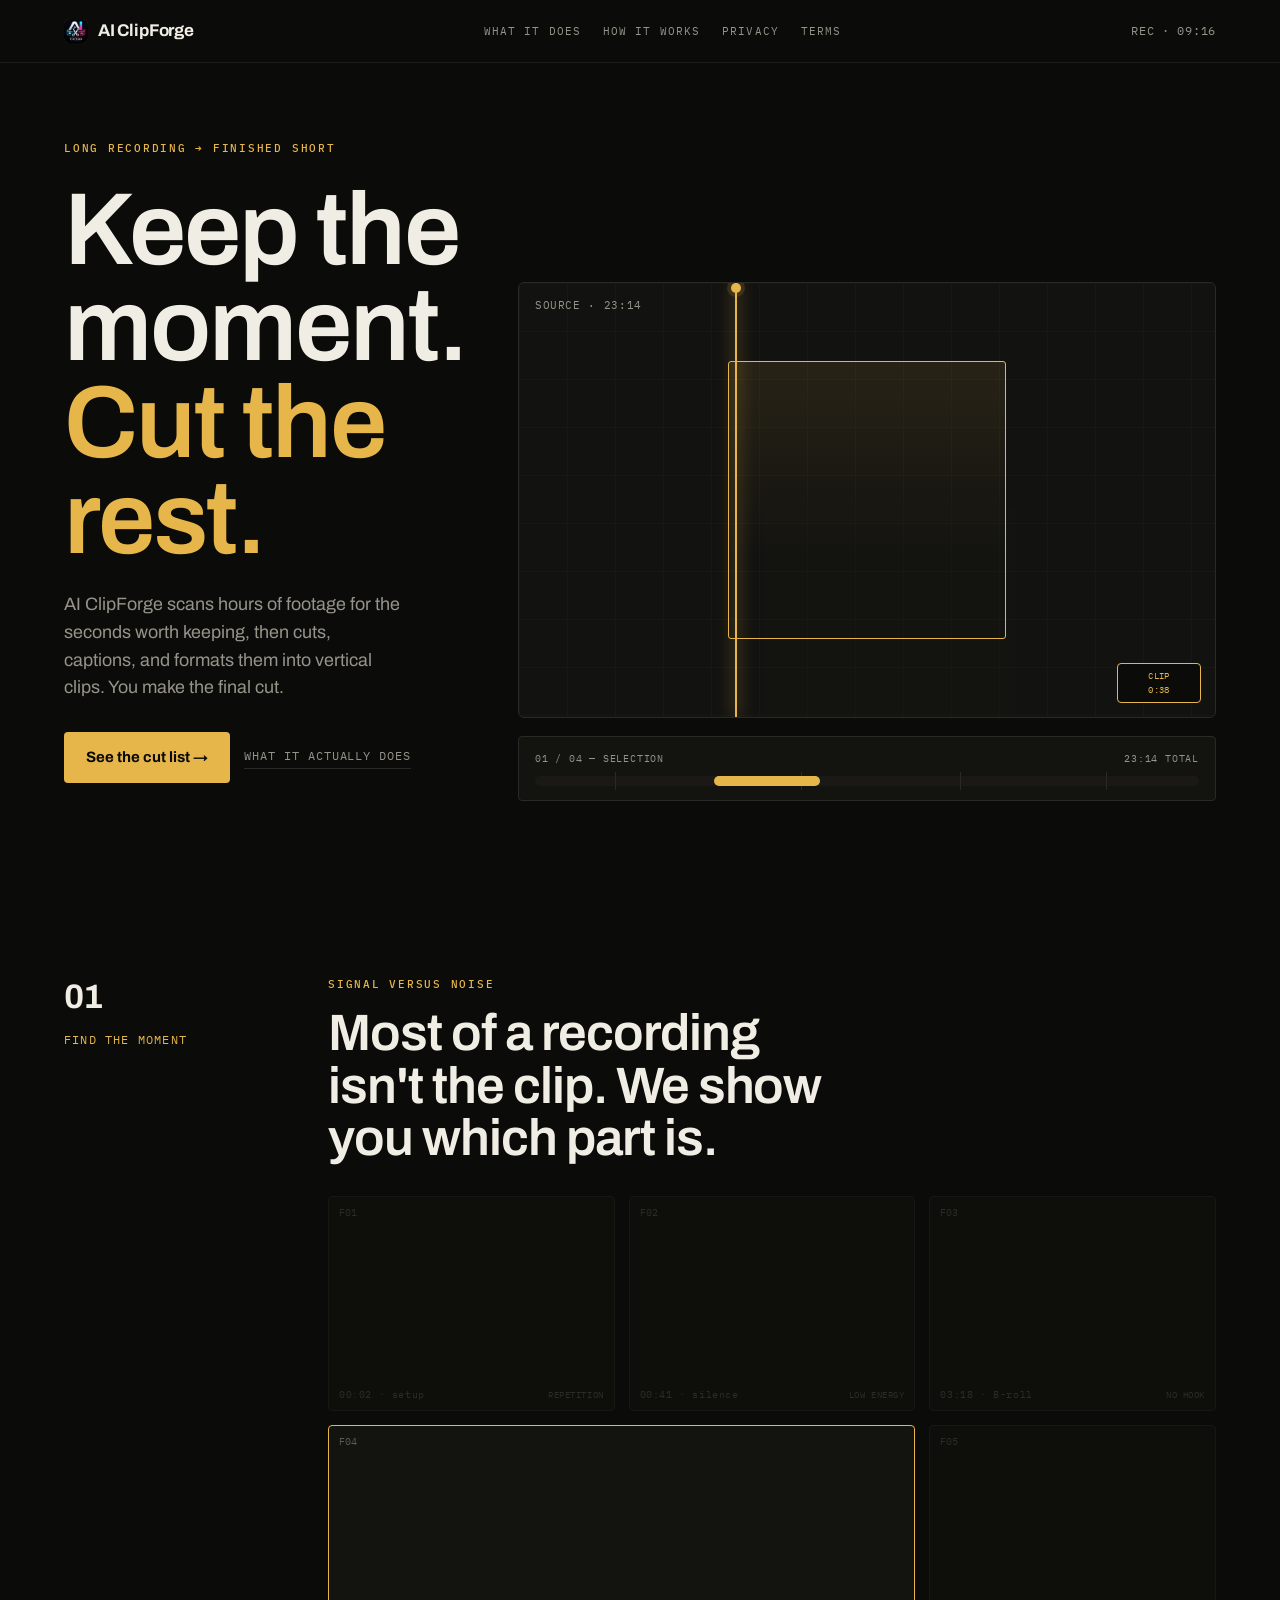
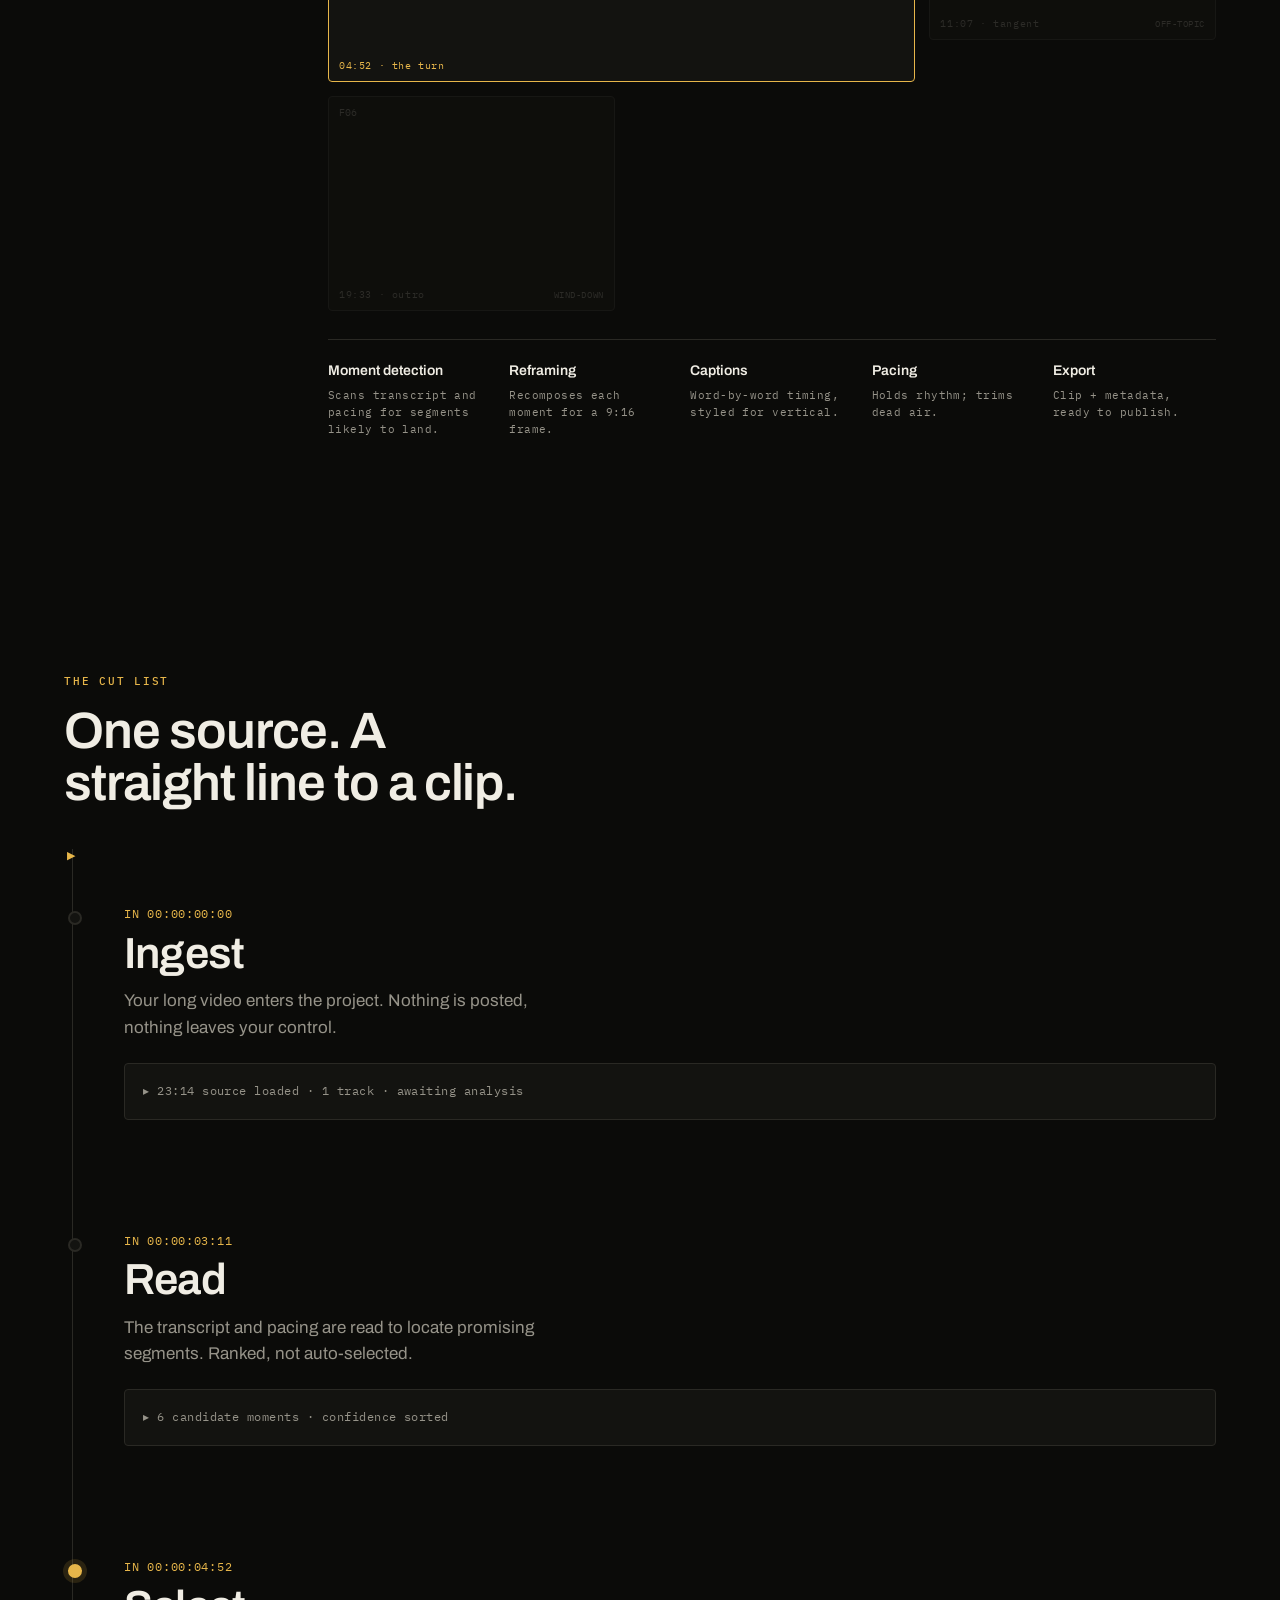
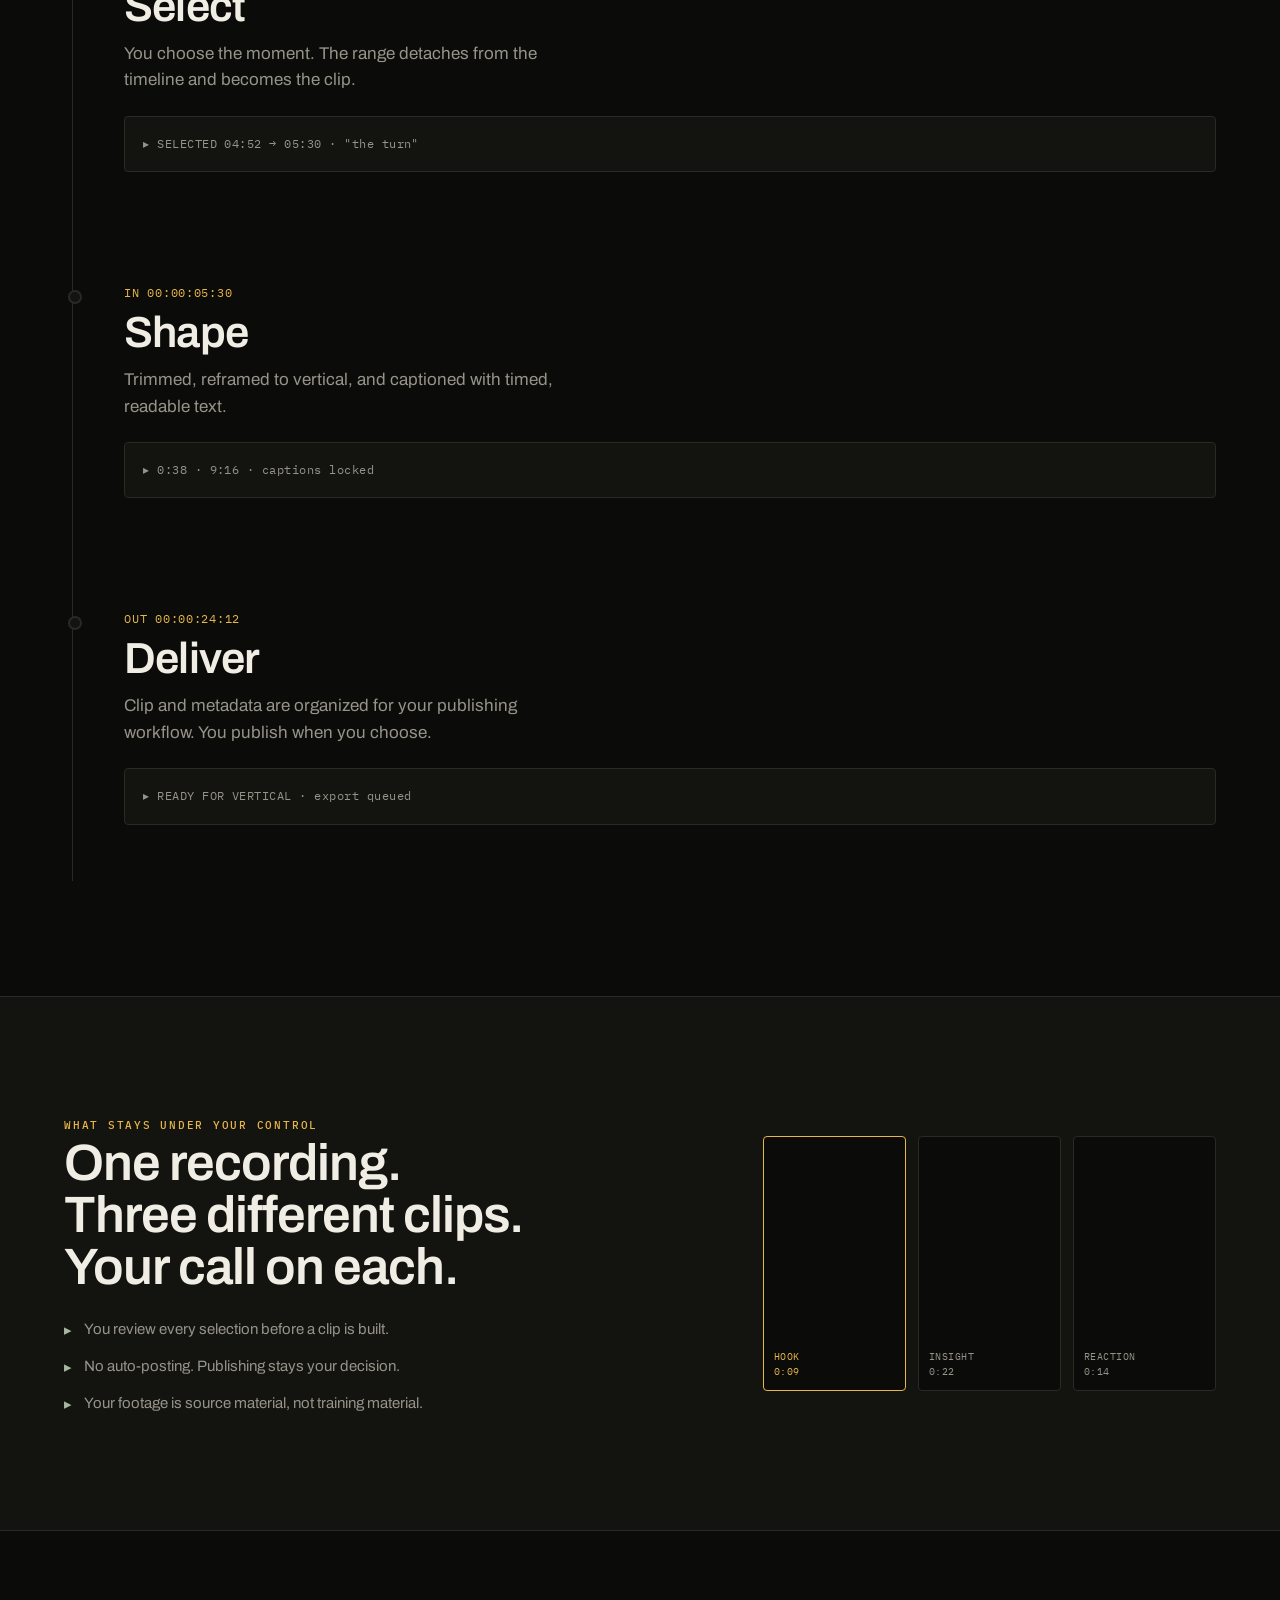
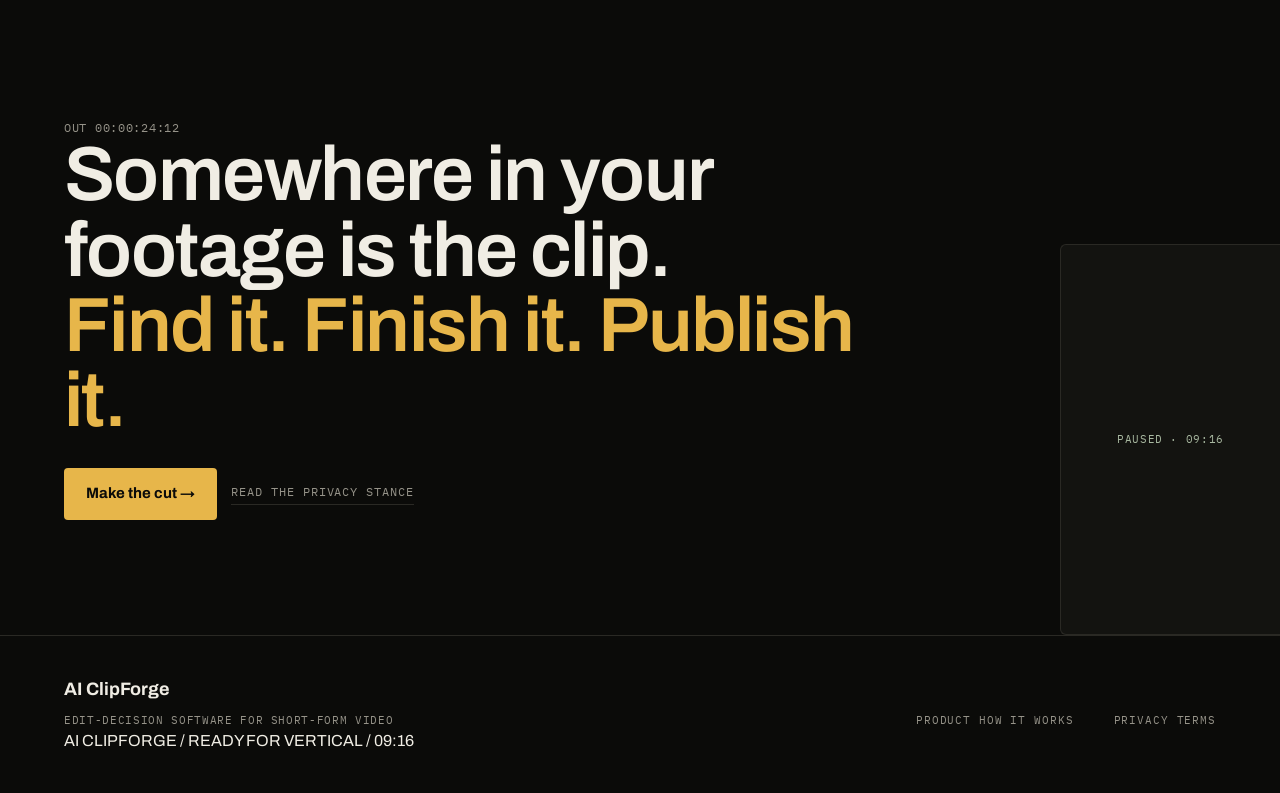
<file: index.html>
<!DOCTYPE html>
<html lang="en">
<head>
  <meta charset="UTF-8">
  <meta name="viewport" content="width=device-width, initial-scale=1.0">
  <title>AI ClipForge — Keep the moment. Cut the rest.</title>
  <meta name="description" content="AI ClipForge scans long video for the seconds worth keeping, then cuts, captions, and formats them into vertical clips. You make the final cut.">
  <link rel="icon" href="icon.png">
  <link rel="preconnect" href="https://fonts.googleapis.com">
  <link rel="preconnect" href="https://fonts.gstatic.com" crossorigin>
  <link href="https://fonts.googleapis.com/css2?family=Archivo:wght@400;500;600;700&family=IBM+Plex+Mono:wght@400;500&display=swap" rel="stylesheet">
  <link rel="stylesheet" href="style.css">
  <script>document.documentElement.className+=' js';</script>
</head>
<body>
  <div class="topbar">
    <a class="brand" href="index.html"><img src="icon.png" alt="AI ClipForge"> AI ClipForge</a>
    <nav>
      <a href="#signal">What it does</a>
      <a href="#cutlist">How it works</a>
      <a href="privacy.html">Privacy</a>
      <a href="terms.html">Terms</a>
    </nav>
    <span class="timecode">REC · 09:16</span>
  </div>

  <main>
    <!-- HERO: the decisive cut -->
    <section class="wrap hero">
      <div class="hero-copy reveal">
        <span class="eyebrow">Long recording → finished short</span>
        <h1>Keep the moment.<br><span class="hl">Cut the rest.</span></h1>
        <p class="lede">AI ClipForge scans hours of footage for the seconds worth keeping, then cuts, captions, and formats them into vertical clips. You make the final cut.</p>
        <div class="hero-actions">
          <a class="btn" href="#cutlist">See the cut list →</a>
          <a class="btn-line" href="#signal">What it actually does</a>
        </div>
      </div>

      <div class="stage reveal">
        <div class="stage-frame">
          <div class="stage-grid"></div>
          <div class="stage-meta">SOURCE · 23:14</div>
          <div class="stage-subject"></div>
          <div class="playhead"></div>
          <div class="stage-out">CLIP<br>0:38</div>
        </div>
        <div class="timeline">
          <div class="lab"><span>01 / 04 — SELECTION</span><span>23:14 TOTAL</span></div>
          <div class="track">
            <span class="tick" style="left:12%"></span><span class="tick" style="left:40%"></span><span class="tick" style="left:64%"></span><span class="tick" style="left:86%"></span>
            <span class="sel"></span>
          </div>
        </div>
      </div>
    </section>

    <!-- SIGNAL vs NOISE -->
    <section class="wrap" id="signal">
      <div class="chapter">
        <div class="label reveal"><span class="n">01</span> Find the moment</div>
        <div class="reveal">
          <span class="eyebrow">Signal versus noise</span>
          <h2 style="font-size:clamp(2rem,4vw,3.4rem);margin:12px 0 32px;max-width:18ch">Most of a recording isn't the clip. We show you which part is.</h2>
          <div class="filmstrip">
            <div class="frame dim"><span class="idx">F01</span><span class="cap">00:02 · setup</span><span class="rej">repetition</span></div>
            <div class="frame dim"><span class="idx">F02</span><span class="cap">00:41 · silence</span><span class="rej">low energy</span></div>
            <div class="frame dim"><span class="idx">F03</span><span class="cap">03:18 · B-roll</span><span class="rej">no hook</span></div>
            <div class="frame sel"><span class="idx">F04</span><span class="cap">04:52 · the turn</span></div>
            <div class="frame dim"><span class="idx">F05</span><span class="cap">11:07 · tangent</span><span class="rej">off-topic</span></div>
            <div class="frame dim"><span class="idx">F06</span><span class="cap">19:33 · outro</span><span class="rej">wind-down</span></div>
          </div>
          <div class="notes">
            <div><b>Moment detection</b>Scans transcript and pacing for segments likely to land.</div>
            <div><b>Reframing</b>Recomposes each moment for a 9:16 frame.</div>
            <div><b>Captions</b>Word-by-word timing, styled for vertical.</div>
            <div><b>Pacing</b>Holds rhythm; trims dead air.</div>
            <div><b>Export</b>Clip + metadata, ready to publish.</div>
          </div>
        </div>
      </div>
    </section>

    <!-- CUT LIST spine -->
    <section class="wrap" id="cutlist">
      <div class="reveal" style="margin-bottom:40px">
        <span class="eyebrow">The cut list</span>
        <h2 style="font-size:clamp(2rem,4vw,3.4rem);margin-top:12px;max-width:16ch">One source. A straight line to a clip.</h2>
      </div>
      <div class="spine" style="position:relative">
        <div class="spine-playhead" id="spineHead"></div>
        <div class="step reveal"><div class="tc">IN 00:00:00:00</div><h3>Ingest</h3><p>Your long video enters the project. Nothing is posted, nothing leaves your control.</p><div class="artifact">▸ 23:14 source loaded · 1 track · awaiting analysis</div></div>
        <div class="step reveal"><div class="tc">IN 00:00:03:11</div><h3>Read</h3><p>The transcript and pacing are read to locate promising segments. Ranked, not auto-selected.</p><div class="artifact">▸ 6 candidate moments · confidence sorted</div></div>
        <div class="step active reveal"><div class="tc">IN 00:00:04:52</div><h3>Select</h3><p>You choose the moment. The range detaches from the timeline and becomes the clip.</p><div class="artifact">▸ SELECTED 04:52 → 05:30 · "the turn"</div></div>
        <div class="step reveal"><div class="tc">IN 00:00:05:30</div><h3>Shape</h3><p>Trimmed, reframed to vertical, and captioned with timed, readable text.</p><div class="artifact">▸ 0:38 · 9:16 · captions locked</div></div>
        <div class="step reveal"><div class="tc">OUT 00:00:24:12</div><h3>Deliver</h3><p>Clip and metadata are organized for your publishing workflow. You publish when you choose.</p><div class="artifact">▸ READY FOR VERTICAL · export queued</div></div>
      </div>
    </section>

    <!-- CONTROL band -->
    <section class="control">
      <div class="wrap">
        <div class="split">
          <div class="reveal">
            <span class="eyebrow">What stays under your control</span>
            <h2>One recording. Three different clips. Your call on each.</h2>
            <div class="assurances">
              <div><span class="dot">▸</span><span>You review every selection before a clip is built.</span></div>
              <div><span class="dot">▸</span><span>No auto-posting. Publishing stays your decision.</span></div>
              <div><span class="dot">▸</span><span>Your footage is source material, not training material.</span></div>
            </div>
          </div>
          <div class="reel reveal">
            <div class="clip hot">HOOK<br>0:09</div>
            <div class="clip">INSIGHT<br>0:22</div>
            <div class="clip">REACTION<br>0:14</div>
          </div>
        </div>
      </div>
    </section>

    <!-- CTA closing frame -->
    <section class="wrap cta">
      <span class="timecode">OUT 00:00:24:12</span>
      <div class="reveal">
        <h2>Somewhere in your footage is the clip.<br><span class="hl">Find it. Finish it. Publish it.</span></h2>
        <div class="hero-actions">
          <a class="btn" href="#cutlist">Make the cut →</a>
          <a class="btn-line" href="privacy.html">Read the privacy stance</a>
        </div>
      </div>
      <div class="paused">PAUSED · 09:16</div>
    </section>
  </main>

  <footer>
    <div class="slate">
      <div class="brand">AI ClipForge<p>Edit-decision software for short-form video</p></div>
      <div class="cols">
        <div>
          <a href="#signal">Product</a>
          <a href="#cutlist">How it works</a>
        </div>
        <div>
          <a href="privacy.html">Privacy</a>
          <a href="terms.html">Terms</a>
        </div>
      </div>
    </div>
    <div class="export-status">AI CLIPFORGE / READY FOR VERTICAL / 09:16</div>
  </footer>

  <script>
    const io = new IntersectionObserver((e)=>{e.forEach(x=>{if(x.isIntersecting){x.target.classList.add('in');io.unobserve(x.target);}});},{threshold:.12});
    document.querySelectorAll('.reveal').forEach(el=>io.observe(el));
    // traveling playhead down the cut-list spine
    const spine=document.querySelector('.spine'), head=document.getElementById('spineHead');
    if(spine&&head&&!matchMedia('(prefers-reduced-motion: reduce)').matches){
      const onScroll=()=>{const r=spine.getBoundingClientRect();const vh=innerHeight;let p=(vh*0.5-r.top)/(r.height);p=Math.max(0,Math.min(1,p));head.style.height=(p*spine.offsetHeight)+'px';};
      addEventListener('scroll',onScroll,{passive:true});onScroll();
    }
  </script>
</body>
</html>
</file>
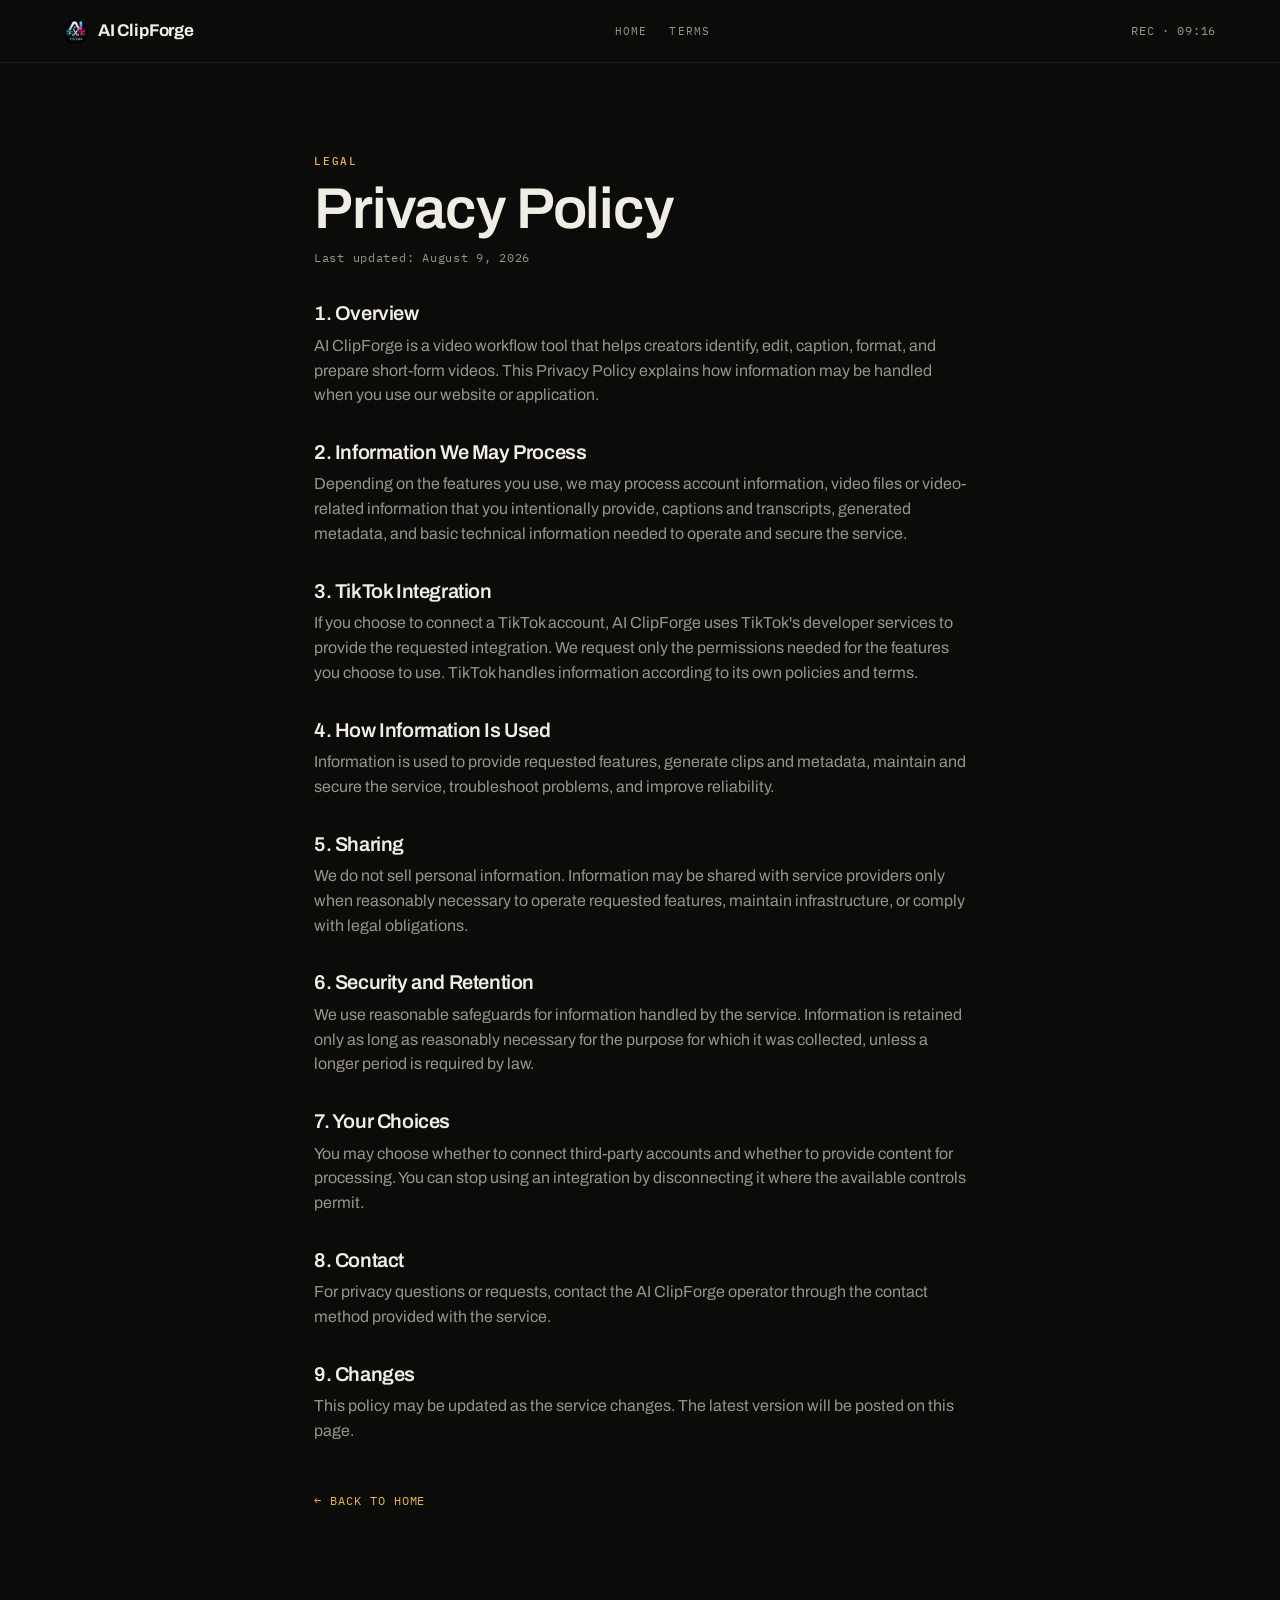
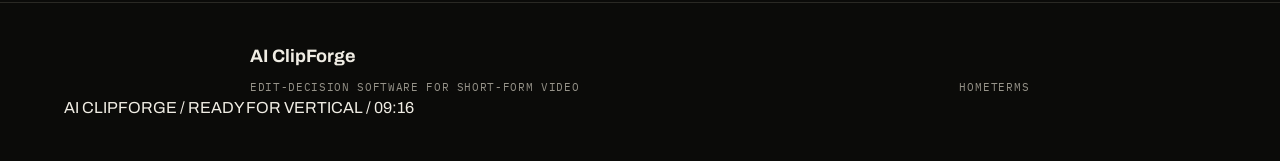
<file: privacy.html>
<!DOCTYPE html>
<html lang="en">
<head>
  <meta charset="UTF-8">
  <meta name="viewport" content="width=device-width, initial-scale=1.0">
  <title>Privacy Policy — AI ClipForge</title>
  <meta name="description" content="How AI ClipForge handles information when you use the service.">
  <link rel="icon" href="icon.png">
  <link rel="preconnect" href="https://fonts.googleapis.com">
  <link rel="preconnect" href="https://fonts.gstatic.com" crossorigin>
  <link href="https://fonts.googleapis.com/css2?family=Archivo:wght@400;500;600;700&family=IBM+Plex+Mono:wght@400;500&display=swap" rel="stylesheet">
  <link rel="stylesheet" href="style.css">
  <script>document.documentElement.className+=' js';</script>
</head>
<body>
  <div class="topbar">
    <a class="brand" href="index.html"><img src="icon.png" alt="AI ClipForge"> AI ClipForge</a>
    <nav>
      <a href="index.html">Home</a>
      <a href="terms.html">Terms</a>
    </nav>
    <span class="timecode">REC · 09:16</span>
  </div>

  <main class="legal">
    <span class="eyebrow">Legal</span>
    <h1>Privacy Policy</h1>
    <p class="updated">Last updated: August 9, 2026</p>

    <h2>1. Overview</h2>
    <p>AI ClipForge is a video workflow tool that helps creators identify, edit, caption, format, and prepare short-form videos. This Privacy Policy explains how information may be handled when you use our website or application.</p>

    <h2>2. Information We May Process</h2>
    <p>Depending on the features you use, we may process account information, video files or video-related information that you intentionally provide, captions and transcripts, generated metadata, and basic technical information needed to operate and secure the service.</p>

    <h2>3. TikTok Integration</h2>
    <p>If you choose to connect a TikTok account, AI ClipForge uses TikTok's developer services to provide the requested integration. We request only the permissions needed for the features you choose to use. TikTok handles information according to its own policies and terms.</p>

    <h2>4. How Information Is Used</h2>
    <p>Information is used to provide requested features, generate clips and metadata, maintain and secure the service, troubleshoot problems, and improve reliability.</p>

    <h2>5. Sharing</h2>
    <p>We do not sell personal information. Information may be shared with service providers only when reasonably necessary to operate requested features, maintain infrastructure, or comply with legal obligations.</p>

    <h2>6. Security and Retention</h2>
    <p>We use reasonable safeguards for information handled by the service. Information is retained only as long as reasonably necessary for the purpose for which it was collected, unless a longer period is required by law.</p>

    <h2>7. Your Choices</h2>
    <p>You may choose whether to connect third-party accounts and whether to provide content for processing. You can stop using an integration by disconnecting it where the available controls permit.</p>

    <h2>8. Contact</h2>
    <p>For privacy questions or requests, contact the AI ClipForge operator through the contact method provided with the service.</p>

    <h2>9. Changes</h2>
    <p>This policy may be updated as the service changes. The latest version will be posted on this page.</p>

    <a class="back" href="index.html">← Back to home</a>
  </main>

  <footer>
    <div class="slate" style="max-width:780px">
      <div class="brand">AI ClipForge<p>Edit-decision software for short-form video</p></div>
      <div class="cols"><div><a href="index.html">Home</a><a href="terms.html">Terms</a></div></div>
    </div>
    <div class="export-status">AI CLIPFORGE / READY FOR VERTICAL / 09:16</div>
  </footer>
</body>
</html>
</file>
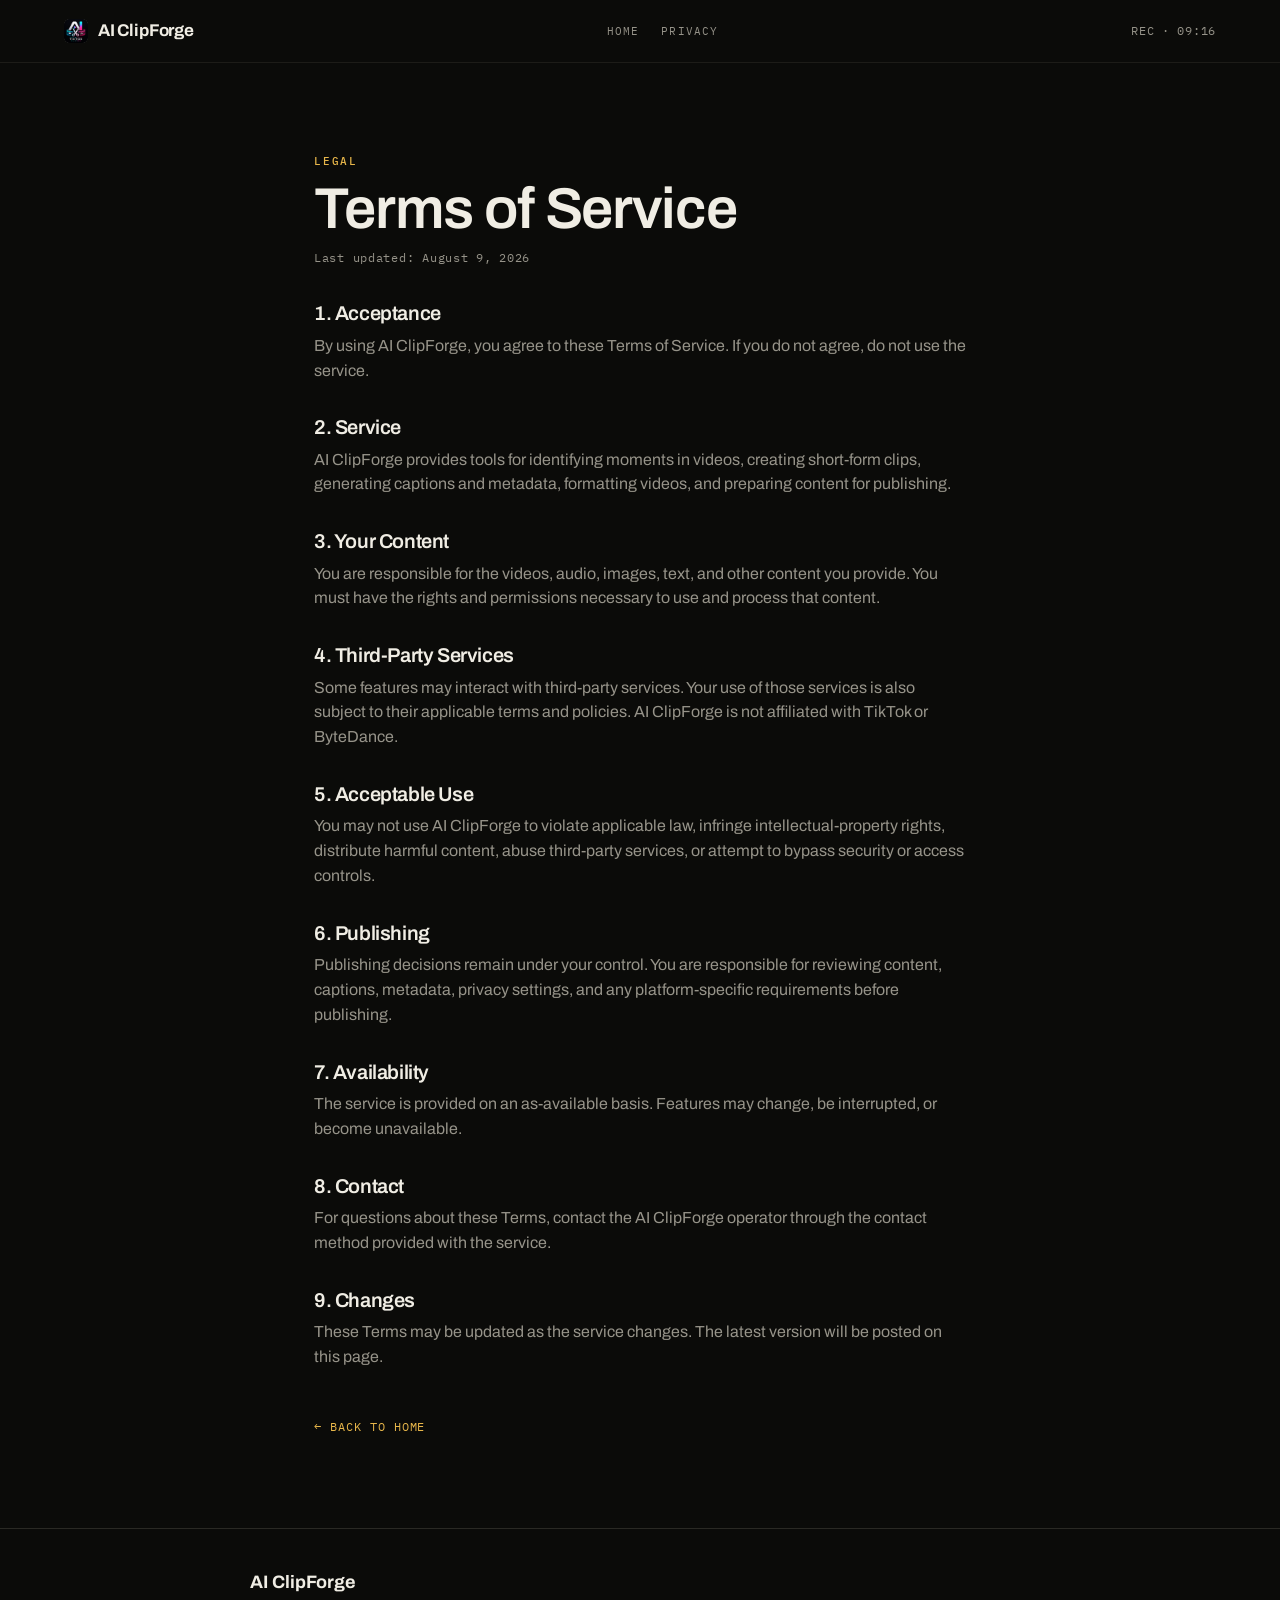
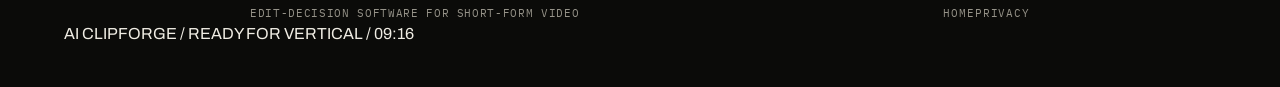
<file: terms.html>
<!DOCTYPE html>
<html lang="en">
<head>
  <meta charset="UTF-8">
  <meta name="viewport" content="width=device-width, initial-scale=1.0">
  <title>Terms of Service — AI ClipForge</title>
  <meta name="description" content="The terms that apply when you use AI ClipForge.">
  <link rel="icon" href="icon.png">
  <link rel="preconnect" href="https://fonts.googleapis.com">
  <link rel="preconnect" href="https://fonts.gstatic.com" crossorigin>
  <link href="https://fonts.googleapis.com/css2?family=Archivo:wght@400;500;600;700&family=IBM+Plex+Mono:wght@400;500&display=swap" rel="stylesheet">
  <link rel="stylesheet" href="style.css">
  <script>document.documentElement.className+=' js';</script>
</head>
<body>
  <div class="topbar">
    <a class="brand" href="index.html"><img src="icon.png" alt="AI ClipForge"> AI ClipForge</a>
    <nav>
      <a href="index.html">Home</a>
      <a href="privacy.html">Privacy</a>
    </nav>
    <span class="timecode">REC · 09:16</span>
  </div>

  <main class="legal">
    <span class="eyebrow">Legal</span>
    <h1>Terms of Service</h1>
    <p class="updated">Last updated: August 9, 2026</p>

    <h2>1. Acceptance</h2>
    <p>By using AI ClipForge, you agree to these Terms of Service. If you do not agree, do not use the service.</p>

    <h2>2. Service</h2>
    <p>AI ClipForge provides tools for identifying moments in videos, creating short-form clips, generating captions and metadata, formatting videos, and preparing content for publishing.</p>

    <h2>3. Your Content</h2>
    <p>You are responsible for the videos, audio, images, text, and other content you provide. You must have the rights and permissions necessary to use and process that content.</p>

    <h2>4. Third-Party Services</h2>
    <p>Some features may interact with third-party services. Your use of those services is also subject to their applicable terms and policies. AI ClipForge is not affiliated with TikTok or ByteDance.</p>

    <h2>5. Acceptable Use</h2>
    <p>You may not use AI ClipForge to violate applicable law, infringe intellectual-property rights, distribute harmful content, abuse third-party services, or attempt to bypass security or access controls.</p>

    <h2>6. Publishing</h2>
    <p>Publishing decisions remain under your control. You are responsible for reviewing content, captions, metadata, privacy settings, and any platform-specific requirements before publishing.</p>

    <h2>7. Availability</h2>
    <p>The service is provided on an as-available basis. Features may change, be interrupted, or become unavailable.</p>

    <h2>8. Contact</h2>
    <p>For questions about these Terms, contact the AI ClipForge operator through the contact method provided with the service.</p>

    <h2>9. Changes</h2>
    <p>These Terms may be updated as the service changes. The latest version will be posted on this page.</p>

    <a class="back" href="index.html">← Back to home</a>
  </main>

  <footer>
    <div class="slate" style="max-width:780px">
      <div class="brand">AI ClipForge<p>Edit-decision software for short-form video</p></div>
      <div class="cols"><div><a href="index.html">Home</a><a href="privacy.html">Privacy</a></div></div>
    </div>
    <div class="export-status">AI CLIPFORGE / READY FOR VERTICAL / 09:16</div>
  </footer>
</body>
</html>
</file>
<file: style.css>
:root{
  --bg:#0B0B09;
  --surface:#131310;
  --surface-2:#1A1916;
  --ink:#F0EDE4;
  --muted:#969389;
  --faint:#5C5A52;
  --line:#2A2924;
  --line-2:#1D1C18;
  --accent:#E7B64A;
  --accent-soft:rgba(231,182,74,.14);
  --export:#A8B8A0;
  --maxw:1280px;
  --pad:clamp(20px,5vw,80px);
  --display:'Archivo','Arial Narrow',system-ui,sans-serif;
  --mono:'IBM Plex Mono',ui-monospace,SFMono-Regular,Menlo,monospace;
}
*{box-sizing:border-box;margin:0;padding:0}
html{scroll-behavior:smooth}
body{
  background:var(--bg);color:var(--ink);
  font-family:var(--display);line-height:1.55;
  -webkit-font-smoothing:antialiased;text-rendering:optimizeLegibility;
  overflow-x:hidden;
}
a{color:inherit;text-decoration:none}
img{max-width:100%;display:block}
::selection{background:var(--accent);color:#0B0B09}
.mono{font-family:var(--mono);text-transform:uppercase;letter-spacing:.08em}
.timecode{font-family:var(--mono);font-size:12px;letter-spacing:.06em;color:var(--muted)}

/* ---------- top util bar ---------- */
.topbar{
  display:flex;align-items:center;justify-content:space-between;
  padding:18px var(--pad);border-bottom:1px solid var(--line-2);
  font-family:var(--mono);font-size:11px;letter-spacing:.1em;text-transform:uppercase;color:var(--muted);
}
.topbar .brand{display:flex;align-items:center;gap:10px;color:var(--ink);font-family:var(--display);font-weight:700;letter-spacing:-.01em;text-transform:none;font-size:17px}
.topbar .brand img{width:24px;height:24px;border-radius:6px}
.topbar nav{display:flex;gap:22px}
.topbar nav a{transition:color .2s}
.topbar nav a:hover{color:var(--ink)}

.wrap{max-width:var(--maxw);margin:0 auto;padding-inline:var(--pad)}
section{padding-block:clamp(64px,9vw,128px);position:relative}
.eyebrow{font-family:var(--mono);font-size:11px;letter-spacing:.16em;text-transform:uppercase;color:var(--accent);font-weight:500}
h1,h2,h3{font-family:var(--display);font-weight:600;letter-spacing:-.02em;line-height:1.02}
.lede{color:var(--muted);font-size:clamp(16px,1.4vw,19px);max-width:52ch}
.hl{color:var(--accent)}
.strike{color:var(--faint);text-decoration:line-through;text-decoration-color:var(--line);text-decoration-thickness:1px}

/* ---------- hero ---------- */
.hero{
  display:grid;grid-template-columns:4fr 8fr;gap:clamp(24px,4vw,56px);
  align-items:end;padding-top:clamp(40px,6vw,72px);padding-bottom:0;min-height:86vh;
}
.hero-copy{padding-bottom:8vh}
.hero h1{font-size:clamp(3.4rem,8vw,7rem);line-height:.94;margin:22px 0 24px}
.hero .lede{max-width:34ch}
.hero-actions{display:flex;gap:14px;align-items:center;margin-top:30px;flex-wrap:wrap}
.btn{
  display:inline-flex;align-items:center;gap:10px;background:var(--accent);color:#0B0B09;
  font-family:var(--display);font-weight:700;padding:14px 22px;border-radius:4px;font-size:15px;
  transition:transform .15s,background .2s;
}
.btn:hover{transform:translateY(-2px);background:#f0c25e}
.btn-line{color:var(--muted);font-family:var(--mono);font-size:12px;letter-spacing:.08em;text-transform:uppercase;border-bottom:1px solid var(--line);padding-bottom:3px;transition:color .2s,border-color .2s}
.btn-line:hover{color:var(--ink);border-color:var(--accent)}

/* hero stage: source -> clip */
.stage{position:relative;padding-bottom:6vh}
.stage-frame{
  position:relative;border:1px solid var(--line);border-radius:6px;background:var(--surface);
  overflow:hidden;aspect-ratio:16/10;
}
.stage-grid{position:absolute;inset:0;background-image:linear-gradient(var(--line-2) 1px,transparent 1px),linear-gradient(90deg,var(--line-2) 1px,transparent 1px);background-size:48px 48px;opacity:.5}
.stage-subject{position:absolute;inset:18% 30%;border:1px solid var(--accent);border-radius:3px;background:linear-gradient(180deg,rgba(231,182,74,.10),transparent 70%)}
.stage-meta{position:absolute;top:14px;left:16px;font-family:var(--mono);font-size:11px;color:var(--muted);letter-spacing:.06em}
.stage-out{position:absolute;right:14px;bottom:14px;width:84px;border:1px solid var(--accent);border-radius:4px;background:#0B0B09;padding:5px;font-family:var(--mono);font-size:9px;color:var(--accent);text-align:center;letter-spacing:.04em}
.playhead{position:absolute;top:0;bottom:0;left:31%;width:2px;background:var(--accent);box-shadow:0 0 16px var(--accent)}
.playhead::before{content:"";position:absolute;top:0;width:10px;height:10px;background:var(--accent);border-radius:50%;left:-4px;box-shadow:0 0 0 4px var(--accent-soft)}
/* full-width source timeline behind lower third */
.timeline{margin-top:18px;border:1px solid var(--line);border-radius:4px;background:var(--surface);padding:14px 16px}
.timeline .lab{display:flex;justify-content:space-between;font-family:var(--mono);font-size:10px;letter-spacing:.08em;text-transform:uppercase;color:var(--muted);margin-bottom:10px}
.timeline .track{position:relative;height:10px;border-radius:5px;background:var(--surface-2)}
.timeline .track .sel{position:absolute;left:27%;width:16%;height:100%;background:var(--accent);border-radius:5px}
.timeline .track .tick{position:absolute;top:-4px;width:1px;height:18px;background:var(--line)}

/* ---------- section: signal vs noise ---------- */
.chapter{display:grid;grid-template-columns:200px 1fr;gap:clamp(24px,5vw,64px);align-items:start}
.chapter .label{position:sticky;top:90px;font-family:var(--mono);font-size:12px;letter-spacing:.1em;text-transform:uppercase;color:var(--accent)}
.chapter .label .n{display:block;font-size:34px;color:var(--ink);font-family:var(--display);font-weight:700;letter-spacing:-.02em;margin-bottom:8px}
.filmstrip{display:grid;grid-template-columns:repeat(3,1fr);gap:14px}
.frame{position:relative;border:1px solid var(--line);border-radius:4px;aspect-ratio:4/3;background:var(--surface);overflow:hidden;transition:border-color .3s,opacity .3s}
.frame .cap{position:absolute;bottom:8px;left:10px;font-family:var(--mono);font-size:10px;letter-spacing:.06em;color:var(--muted)}
.frame .idx{position:absolute;top:8px;left:10px;font-family:var(--mono);font-size:10px;color:var(--faint)}
.frame.dim{opacity:.42}
.frame.dim .cap{color:var(--faint)}
.frame.dim .rej{position:absolute;bottom:8px;right:10px;font-family:var(--mono);font-size:9px;letter-spacing:.06em;text-transform:uppercase;color:var(--faint)}
.frame.sel{grid-column:span 2;aspect-ratio:16/7;border-color:var(--accent)}
.frame.sel .cap{color:var(--accent)}
.notes{margin-top:28px;border-top:1px solid var(--line);padding-top:20px;display:grid;grid-template-columns:repeat(5,1fr);gap:18px}
.notes div{font-family:var(--mono);font-size:11px;letter-spacing:.04em;color:var(--muted)}
.notes b{display:block;color:var(--ink);font-family:var(--display);font-weight:600;font-size:14px;letter-spacing:0;margin-bottom:5px;text-transform:none}

/* ---------- cut list spine ---------- */
.spine{position:relative;border-left:1px solid var(--line);margin-left:8px;padding-left:clamp(20px,4vw,56px)}
.step{position:relative;padding:clamp(28px,5vw,56px) 0}
.step::before{content:"";position:absolute;left:calc(-1*clamp(20px,4vw,56px) - 5px);top:clamp(34px,5.5vw,62px);width:10px;height:10px;border-radius:50%;background:var(--surface);border:2px solid var(--line)}
.step.active::before{background:var(--accent);border-color:var(--accent);box-shadow:0 0 0 5px var(--accent-soft)}
.step .tc{font-family:var(--mono);font-size:12px;letter-spacing:.06em;color:var(--accent)}
.step h3{font-size:clamp(1.8rem,3.4vw,3rem);margin:8px 0 12px}
.step p{color:var(--muted);max-width:46ch;font-size:17px}
.step.big{grid-column:1/-1}
.step .artifact{margin-top:22px;border:1px solid var(--line);border-radius:4px;background:var(--surface);padding:18px;font-family:var(--mono);font-size:12px;color:var(--muted);letter-spacing:.04em}
.spine-playhead{position:absolute;left:-1px;top:0;width:2px;background:var(--accent);box-shadow:0 0 14px var(--accent);transition:height .2s linear;height:0}
.spine-playhead::after{content:"▶";position:absolute;top:-2px;left:-5px;color:var(--accent);font-size:11px}

/* ---------- control band ---------- */
.control{background:var(--surface);border-block:1px solid var(--line)}
.control .split{display:grid;grid-template-columns:7fr 5fr;gap:clamp(24px,5vw,64px);align-items:center}
.control h2{font-size:clamp(2rem,4vw,3.4rem);max-width:16ch}
.reel{display:flex;gap:12px}
.reel .clip{flex:1;border:1px solid var(--line);border-radius:4px;background:var(--bg);aspect-ratio:9/16;display:flex;align-items:flex-end;padding:10px;font-family:var(--mono);font-size:10px;letter-spacing:.05em;color:var(--muted)}
.reel .clip.hot{border-color:var(--accent);color:var(--accent)}
.assurances{margin-top:24px;display:grid;gap:14px}
.assurances div{display:flex;gap:12px;font-size:15px;color:var(--muted)}
.assurances .dot{color:var(--export);font-family:var(--mono)}

/* ---------- CTA closing frame ---------- */
.cta{position:relative;min-height:78vh;display:flex;flex-direction:column;justify-content:flex-end;overflow:hidden}
.cta .timecode{margin-bottom:auto;padding-top:8vh}
.cta h2{font-size:clamp(2.6rem,6vw,5.5rem);max-width:18ch;line-height:.98;margin-bottom:30px}
.cta .paused{position:absolute;right:0;bottom:0;width:min(220px,34vw);border:1px solid var(--line);border-right:none;border-radius:6px 0 0 6px;background:var(--surface);aspect-ratio:9/16;display:flex;align-items:center;justify-content:center;font-family:var(--mono);font-size:11px;color:var(--export);letter-spacing:.06em}

/* ---------- footer tail slate ---------- */
footer{border-top:1px solid var(--line);padding:40px var(--pad)}
.slate{max-width:var(--maxw);margin:0 auto;display:flex;justify-content:space-between;gap:24px;flex-wrap:wrap;align-items:flex-end}
.slate .brand{font-family:var(--display);font-weight:700;font-size:18px}
.slate .brand p{font-family:var(--mono);font-weight:400;font-size:11px;letter-spacing:.06em;text-transform:uppercase;color:var(--muted);margin-top:8px}
.slate .cols{display:flex;gap:40px;flex-wrap:wrap;font-family:var(--mono);font-size:11px;letter-spacing:.08em;text-transform:uppercase}
.slate .cols a{color:var(--muted);padding:4px 0;transition:color .2s}
.slate .cols a:hover{color:var(--ink)}
.slate .export-status{font-family:var(--mono);font-size:11px;letter-spacing:.1em;color:var(--faint);margin-top:26px;border-top:1px solid var(--line-2);padding-top:16px;text-align:center;width:100%}

/* ---------- legal ---------- */
.legal{max-width:780px;margin:0 auto;padding:clamp(48px,7vw,96px) var(--pad)}
.legal .eyebrow{margin-bottom:10px;display:block}
.legal h1{font-size:clamp(2.4rem,5vw,3.6rem);margin-bottom:6px}
.legal .updated{color:var(--muted);font-family:var(--mono);font-size:12px;letter-spacing:.06em;margin:10px 0 36px}
.legal h2{font-size:20px;margin:34px 0 10px}
.legal p{color:var(--muted);margin-bottom:14px;font-size:16px}
.legal .back{display:inline-block;margin-top:34px;color:var(--accent);font-family:var(--mono);font-size:12px;letter-spacing:.08em;text-transform:uppercase}

/* ---------- reveal (progressive enhancement) ---------- */
.reveal{opacity:1;transform:none}
.js .reveal{opacity:0;transform:translateY(18px);transition:opacity .6s ease,transform .6s ease}
.js .reveal.in{opacity:1;transform:none}

/* ---------- responsive ---------- */
@media(max-width:920px){
  .hero{grid-template-columns:1fr;align-items:start;min-height:auto;gap:32px}
  .stage{order:-1}
  .chapter{grid-template-columns:1fr}
  .chapter .label{position:static;margin-bottom:18px}
  .filmstrip{grid-template-columns:repeat(2,1fr)}
  .frame.sel{grid-column:span 2}
  .notes{grid-template-columns:repeat(2,1fr)}
  .control .split{grid-template-columns:1fr;gap:28px}
  .cta .paused{display:none}
}
@media(max-width:560px){
  .topbar nav{display:none}
  .filmstrip{grid-template-columns:1fr}
  .frame.sel{grid-column:span 1}
  .notes{grid-template-columns:1fr}
  .spine{border-left:none;padding-left:0;margin-left:0}
  .step::before{display:none}
}
@media(prefers-reduced-motion:reduce){
  *{animation:none!important;transition:none!important;scroll-behavior:auto!important}
  .reveal{opacity:1;transform:none}
}
</file>
